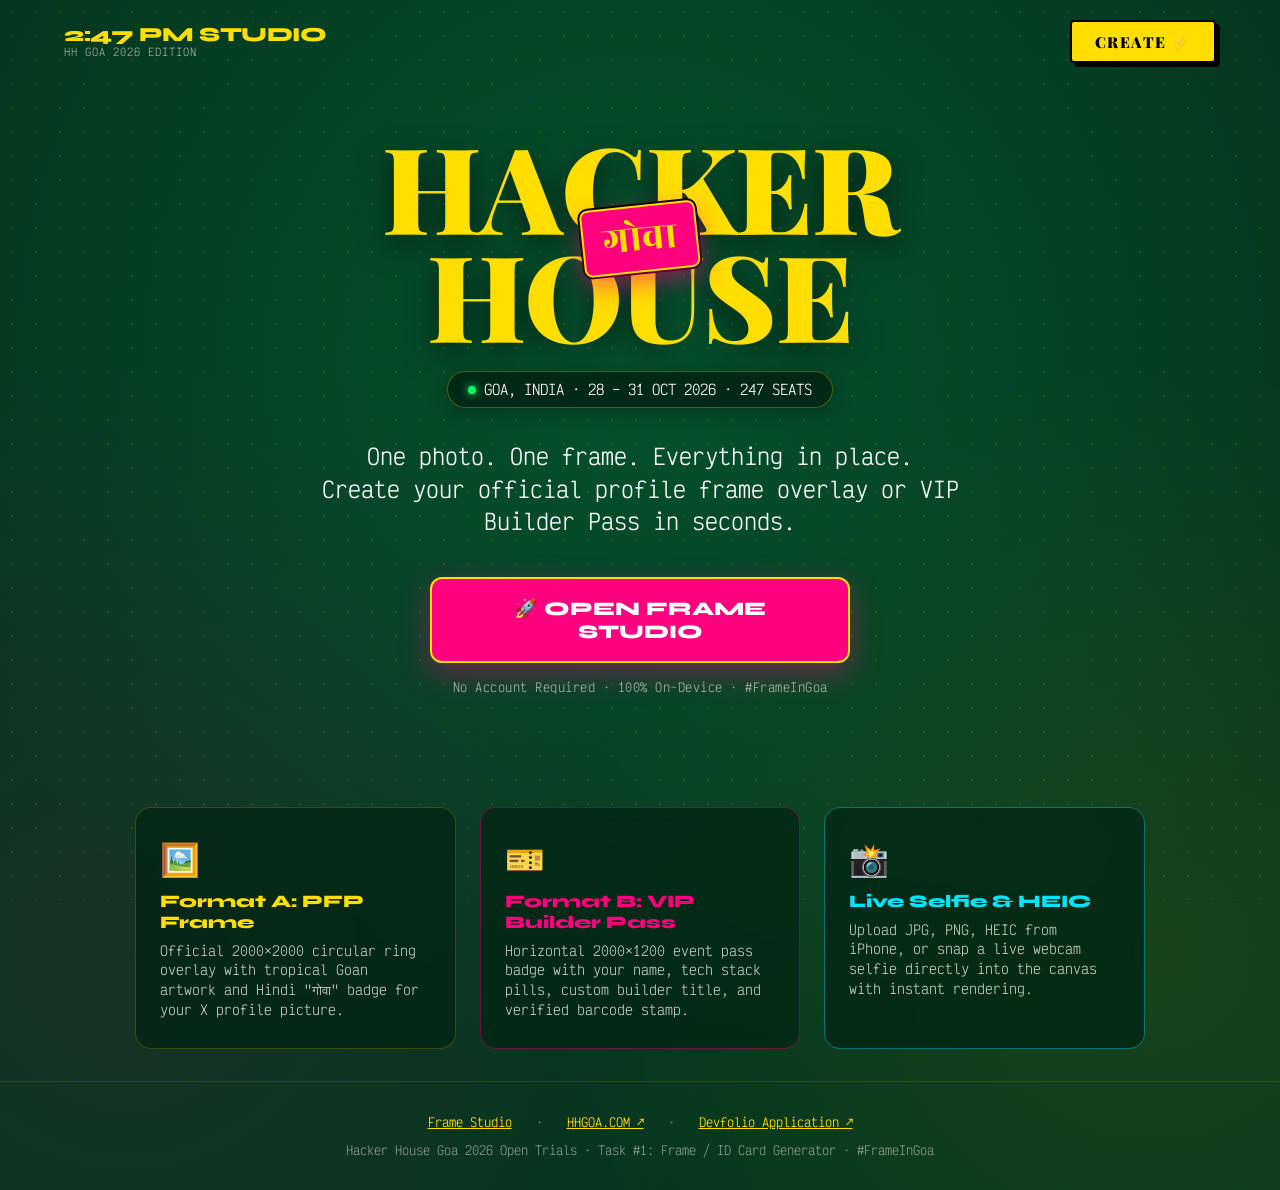
<file: index.html>
<!DOCTYPE html>
<html lang="en">

<head>
  <meta charset="UTF-8">
  <meta name="viewport" content="width=device-width, initial-scale=1.0">
  <title>HH Goa 2026 | Official PFP & Builder Pass Generator</title>
  <meta name="description" content="Create your official Hacker House Goa 2026 PFP frame overlay or VIP Builder Pass. Upload any photo, personalize with your name, stack, and builder class — download and share in seconds. #FrameInGoa">

  <!-- Google Fonts: Imbue + Playfair Display + Victor Mono + Rozha One -->
  <link rel="preconnect" href="https://fonts.googleapis.com">
  <link rel="preconnect" href="https://fonts.gstatic.com" crossorigin>
  <link href="https://fonts.googleapis.com/css2?family=Imbue:opsz,wght@10..100,700;10..100,900&family=Playfair+Display:ital,wght@0,800;0,900;1,800;1,900&family=Rozha+One&family=Victor+Mono:ital,wght@0,500;0,700;1,600&family=Syne:wght@700;800&display=swap" rel="stylesheet">

  <style>
    :root {
      --bg-green: #04361e;
      --bg-green-deep: #022413;
      --brand-yellow: #FFDE00;
      --brand-pink: #FF007F;
      --brand-cyan: #00E5FF;
      --text-sand: #F7F4EA;
    }

    *, *::before, *::after {
      margin: 0;
      padding: 0;
      box-sizing: border-box;
    }

    html {
      scroll-behavior: smooth;
    }

    body {
      background-color: var(--bg-green);
      color: var(--text-sand);
      font-family: 'Victor Mono', monospace;
      min-height: 100vh;
      display: flex;
      flex-direction: column;
      overflow-x: hidden;
      background-image: 
        radial-gradient(circle at 50% 30%, rgba(6, 122, 67, 0.4) 0%, transparent 70%),
        radial-gradient(circle at 10% 80%, rgba(255, 0, 127, 0.08) 0%, transparent 40%),
        radial-gradient(circle at 90% 80%, rgba(255, 222, 0, 0.08) 0%, transparent 40%);
    }

    /* Pixel Grid Texture Overlay */
    .grid-bg {
      position: fixed;
      inset: 0;
      background-image: radial-gradient(rgba(255, 222, 0, 0.12) 1px, transparent 1px);
      background-size: 24px 24px;
      pointer-events: none;
      z-index: 1;
    }

    /* Header Nav */
    .header-nav {
      position: relative;
      z-index: 20;
      display: flex;
      align-items: center;
      justify-content: space-between;
      padding: 1.25rem 1.5rem;
      max-width: 1200px;
      width: 100%;
      margin: 0 auto;
    }

    .brand-logo {
      display: flex;
      flex-direction: column;
      line-height: 1;
      text-decoration: none;
    }

    .brand-title {
      font-family: 'Syne', sans-serif;
      font-size: 1.25rem;
      font-weight: 800;
      color: var(--brand-yellow);
      letter-spacing: -0.5px;
    }

    .brand-sub {
      font-family: 'Victor Mono', monospace;
      font-size: 0.65rem;
      color: rgba(247, 244, 234, 0.6);
      letter-spacing: 1px;
      text-transform: uppercase;
      margin-top: 2px;
    }

    .nav-btn-create {
      background: var(--brand-yellow);
      color: #000;
      font-family: 'Playfair Display', serif;
      font-weight: 900;
      font-size: 0.95rem;
      letter-spacing: 1.5px;
      text-transform: uppercase;
      padding: 0.6rem 1.4rem;
      border: 2px solid #000;
      border-radius: 4px;
      text-decoration: none;
      box-shadow: 4px 4px 0px #000;
      transition: all 0.2s ease;
      display: inline-flex;
      align-items: center;
      gap: 0.4rem;
    }

    .nav-btn-create:hover {
      transform: translate(-2px, -2px);
      box-shadow: 6px 6px 0px #000;
      background: #fff066;
    }

    .nav-btn-create:active {
      transform: translate(2px, 2px);
      box-shadow: 2px 2px 0px #000;
    }

    /* Hero Section */
    .hero-container {
      position: relative;
      z-index: 10;
      flex: 1;
      display: flex;
      flex-direction: column;
      align-items: center;
      justify-content: center;
      text-align: center;
      padding: 3rem 1.25rem 4rem;
      max-width: 1000px;
      margin: 0 auto;
    }

    .hero-headline-wrapper {
      position: relative;
      display: inline-block;
      margin-bottom: 1.5rem;
    }

    .hero-headline {
      font-family: 'Playfair Display', 'Imbue', serif;
      font-size: clamp(3rem, 10vw, 7.5rem);
      font-weight: 900;
      color: var(--brand-yellow);
      line-height: 0.9;
      letter-spacing: -1px;
      text-transform: uppercase;
      text-shadow: 0 10px 30px rgba(0,0,0,0.5);
    }

    .hero-badge-goa {
      position: absolute;
      top: 50%;
      left: 50%;
      transform: translate(-50%, -50%) rotate(-6deg);
      background: var(--brand-pink);
      color: var(--brand-yellow);
      font-family: 'Rozha One', serif;
      font-size: clamp(1.2rem, 3.5vw, 2.5rem);
      padding: 0.2rem 1.2rem;
      border-radius: 8px;
      border: 2px solid var(--brand-yellow);
      box-shadow: 0 10px 25px rgba(255, 0, 127, 0.5), 0 0 0 2px #000;
      white-space: nowrap;
      animation: floatBadge 3s ease-in-out infinite alternate;
    }

    @keyframes floatBadge {
      0% { transform: translate(-50%, -55%) rotate(-6deg); }
      100% { transform: translate(-50%, -45%) rotate(-4deg); }
    }

    .meta-pill {
      display: inline-flex;
      align-items: center;
      gap: 0.5rem;
      background: rgba(2, 36, 19, 0.85);
      border: 1px solid rgba(255, 222, 0, 0.3);
      padding: 0.5rem 1.25rem;
      border-radius: 999px;
      font-size: clamp(0.75rem, 2vw, 0.875rem);
      color: var(--text-sand);
      margin-bottom: 2rem;
      box-shadow: 0 4px 20px rgba(0,0,0,0.3);
    }

    .meta-pill-dot {
      width: 8px;
      height: 8px;
      background: #00FF66;
      border-radius: 50%;
      box-shadow: 0 0 8px #00FF66;
      animation: pulseDot 1.5s infinite;
    }

    @keyframes pulseDot {
      0%, 100% { opacity: 1; transform: scale(1); }
      50% { opacity: 0.4; transform: scale(0.8); }
    }

    .hero-tagline {
      font-family: 'Victor Mono', monospace;
      font-size: clamp(1rem, 2.5vw, 1.35rem);
      color: #fff;
      max-width: 650px;
      margin: 0 auto 2.5rem;
      line-height: 1.5;
      opacity: 0.95;
    }

    .main-cta-box {
      display: flex;
      flex-direction: column;
      align-items: center;
      gap: 1rem;
      width: 100%;
      max-width: 420px;
    }

    .btn-hero-launch {
      width: 100%;
      background: var(--brand-pink);
      color: #fff;
      font-family: 'Syne', sans-serif;
      font-weight: 800;
      font-size: clamp(1rem, 2.5vw, 1.2rem);
      padding: 1.1rem 2rem;
      border-radius: 12px;
      text-decoration: none;
      border: 2px solid var(--brand-yellow);
      box-shadow: 0 10px 30px rgba(255, 0, 127, 0.4);
      transition: all 0.25s ease;
      display: flex;
      align-items: center;
      justify-content: center;
      gap: 0.6rem;
    }

    .btn-hero-launch:hover {
      transform: translateY(-3px);
      box-shadow: 0 15px 40px rgba(255, 0, 127, 0.6);
      background: #ff1a8c;
    }

    .trust-badges {
      font-size: 0.75rem;
      color: rgba(247, 244, 234, 0.6);
      letter-spacing: 0.5px;
    }

    /* Showcase Cards */
    .showcase-grid {
      display: grid;
      grid-template-columns: repeat(auto-fit, minmax(280px, 1fr));
      gap: 1.5rem;
      max-width: 1050px;
      width: 100%;
      margin: 3rem auto 2rem;
      padding: 0 1.25rem;
      position: relative;
      z-index: 10;
    }

    .feature-card {
      background: rgba(2, 36, 19, 0.75);
      border: 1px solid rgba(255, 222, 0, 0.2);
      border-radius: 16px;
      padding: 1.75rem 1.5rem;
      backdrop-filter: blur(10px);
      transition: all 0.3s ease;
      text-align: left;
    }

    .feature-card:hover {
      transform: translateY(-5px);
      border-color: var(--brand-yellow);
      box-shadow: 0 12px 30px rgba(0,0,0,0.5);
    }

    .feature-icon {
      font-size: 2rem;
      margin-bottom: 0.75rem;
      display: inline-block;
    }

    .feature-title {
      font-family: 'Syne', sans-serif;
      font-size: 1.1rem;
      font-weight: 800;
      color: var(--brand-yellow);
      margin-bottom: 0.5rem;
    }

    .feature-desc {
      font-size: 0.825rem;
      color: rgba(247, 244, 234, 0.75);
      line-height: 1.5;
    }

    /* Footer */
    .site-footer {
      position: relative;
      z-index: 10;
      margin-top: auto;
      padding: 2rem 1.25rem;
      border-top: 1px solid rgba(255, 222, 0, 0.15);
      text-align: center;
      font-size: 0.75rem;
      color: rgba(247, 244, 234, 0.5);
    }

    .footer-links {
      display: flex;
      align-items: center;
      justify-content: center;
      gap: 1.5rem;
      margin-bottom: 0.75rem;
    }

    .footer-links a {
      color: var(--brand-yellow);
      text-decoration: underline;
    }

    /* Mobile adjustments */
    @media (max-width: 640px) {
      .header-nav {
        padding: 1rem;
      }
      .nav-btn-create {
        padding: 0.45rem 0.9rem;
        font-size: 0.8rem;
      }
      .brand-title {
        font-size: 1.1rem;
      }
      .hero-container {
        padding: 2rem 1rem 3rem;
      }
    }
  </style>
</head>

<body>

  <div class="grid-bg"></div>

  <!-- HEADER NAV -->
  <header class="header-nav">
    <a href="index.html" class="brand-logo">
      <span class="brand-title">2:47 PM STUDIO</span>
      <span class="brand-sub">HH GOA 2026 EDITION</span>
    </a>
    <a href="studio.html" class="nav-btn-create">
      CREATE ⚡
    </a>
  </header>

  <!-- HERO CENTER STAGE -->
  <main class="hero-container">

    <div class="hero-headline-wrapper">
      <h1 class="hero-headline">HACKER HOUSE</h1>
      <span class="hero-badge-goa">गोवा</span>
    </div>

    <div class="meta-pill">
      <span class="meta-pill-dot"></span>
      <span>GOA, INDIA · 28 – 31 OCT 2026 · 247 SEATS</span>
    </div>

    <p class="hero-tagline">
      One photo. One frame. Everything in place.<br>
      Create your official profile frame overlay or VIP Builder Pass in seconds.
    </p>

    <div class="main-cta-box">
      <a href="studio.html" class="btn-hero-launch">
        <span>🚀 OPEN FRAME STUDIO</span>
      </a>
      <span class="trust-badges">No Account Required · 100% On-Device · #FrameInGoa</span>
    </div>

  </main>

  <!-- FEATURE CARDS SHOWCASE -->
  <section class="showcase-grid">
    <div class="feature-card">
      <span class="feature-icon">🖼️</span>
      <h3 class="feature-title">Format A: PFP Frame</h3>
      <p class="feature-desc">Official 2000×2000 circular ring overlay with tropical Goan artwork and Hindi "गोवा" badge for your X profile picture.</p>
    </div>

    <div class="feature-card" style="border-color: rgba(255, 0, 127, 0.4);">
      <span class="feature-icon">🎫</span>
      <h3 class="feature-title" style="color: var(--brand-pink);">Format B: VIP Builder Pass</h3>
      <p class="feature-desc">Horizontal 2000×1200 event pass badge with your name, tech stack pills, custom builder title, and verified barcode stamp.</p>
    </div>

    <div class="feature-card" style="border-color: rgba(0, 229, 255, 0.4);">
      <span class="feature-icon">📸</span>
      <h3 class="feature-title" style="color: var(--brand-cyan);">Live Selfie & HEIC</h3>
      <p class="feature-desc">Upload JPG, PNG, HEIC from iPhone, or snap a live webcam selfie directly into the canvas with instant rendering.</p>
    </div>
  </section>

  <!-- FOOTER -->
  <footer class="site-footer">
    <div class="footer-links">
      <a href="studio.html">Frame Studio</a>
      <span>·</span>
      <a href="https://hhgoa.com" target="_blank" rel="noopener noreferrer">HHGOA.COM ↗</a>
      <span>·</span>
      <a href="https://hacker-house-goa-2026.devfolio.co/" target="_blank" rel="noopener noreferrer">Devfolio Application ↗</a>
    </div>
    <p>Hacker House Goa 2026 Open Trials · Task #1: Frame / ID Card Generator · #FrameInGoa</p>
  </footer>

</body>
</html>
</file>
